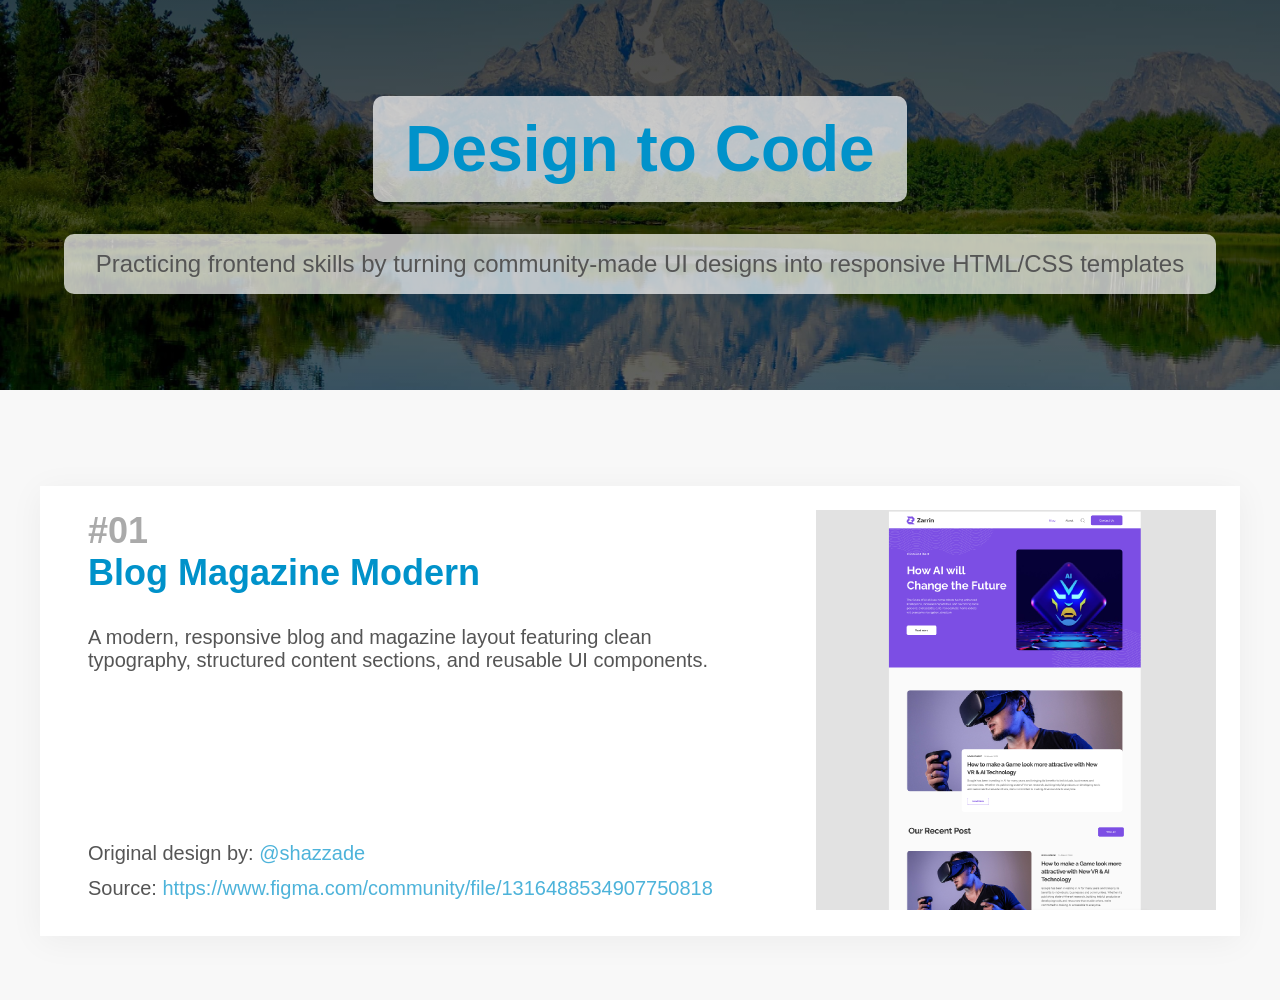
<file: index.html>
<!DOCTYPE html>
<html lang="en">
    <head>
        <meta charset="UTF-8" />
        <meta name="viewport" content="width=device-width, initial-scale=1.0" />
        <title>Design to Code</title>
        <link rel="stylesheet" href="assets/css/main.css" />
        <link rel="stylesheet" href="assets/css/responsive.css" />
    </head>
    <body>
        <header class="header">
            <h1 class="heading-primary background-overlay">Design to Code</h1>
            <p class="description-primary background-overlay">
                Practicing frontend skills by turning community-made UI designs
                into responsive HTML/CSS templates
            </p>
        </header>
        <main class="main">
            <section class="template-section">
                <p class="template-number">#01</p>
                <h2 class="template-header">
                    <a href="templates/01-blog-magazine-modern/">
                        Blog Magazine Modern
                    </a>
                </h2>
                <p class="template-description">
                    A modern, responsive blog and magazine layout featuring
                    clean typography, structured content sections, and reusable
                    UI components.
                </p>
                <p class="template-source">
                    Original design by:
                    <a href="https://www.figma.com/@shazzade" target="_blank">
                        @shazzade
                    </a>
                </p>
                <p class="template-source">
                    Source:
                    <a
                        href="https://www.figma.com/community/file/1316488534907750818"
                        target="_blank"
                    >
                        https://www.figma.com/community/file/1316488534907750818
                    </a>
                </p>
                <div class="template-screenshot">
                    <img
                        src="assets/images/screenshots/01-blog-magazine-modern.png"
                        alt="template screenshot"
                    />
                </div>
            </section>
        </main>
    </body>
</html>
</file>
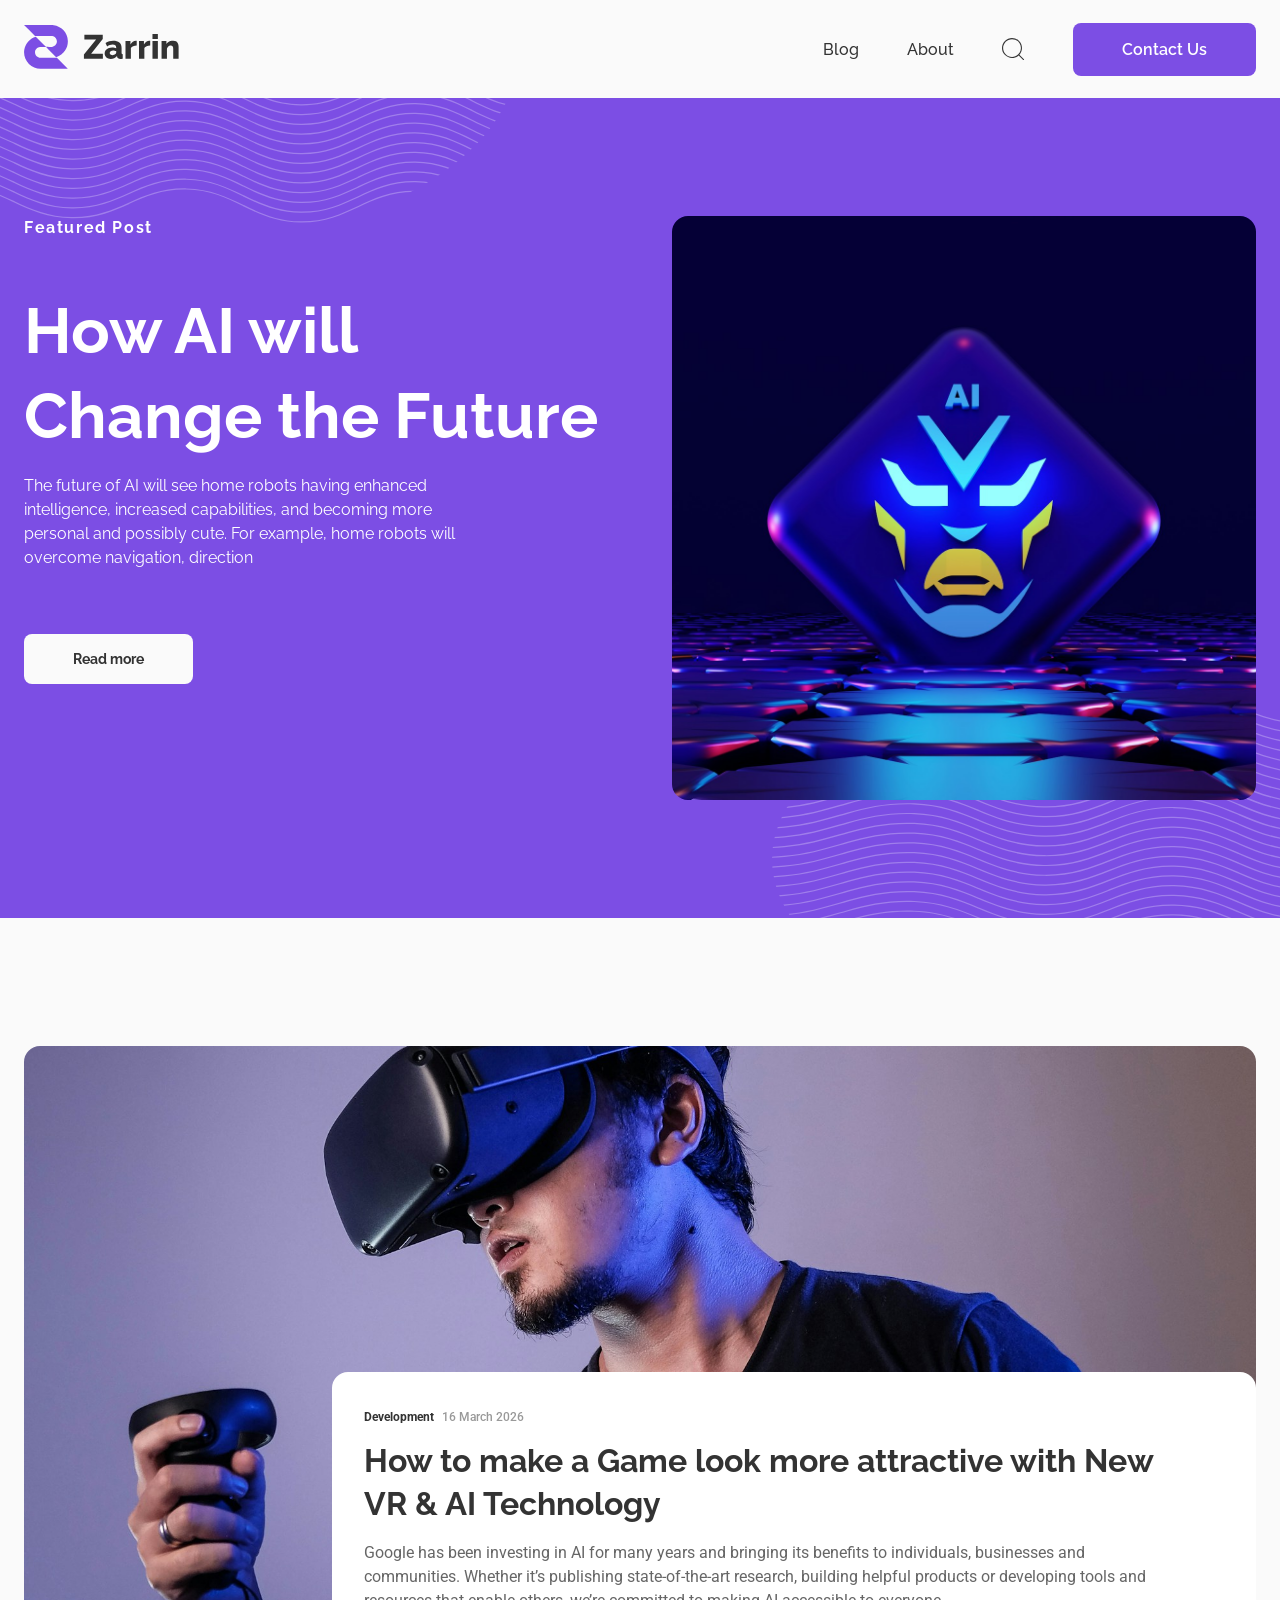
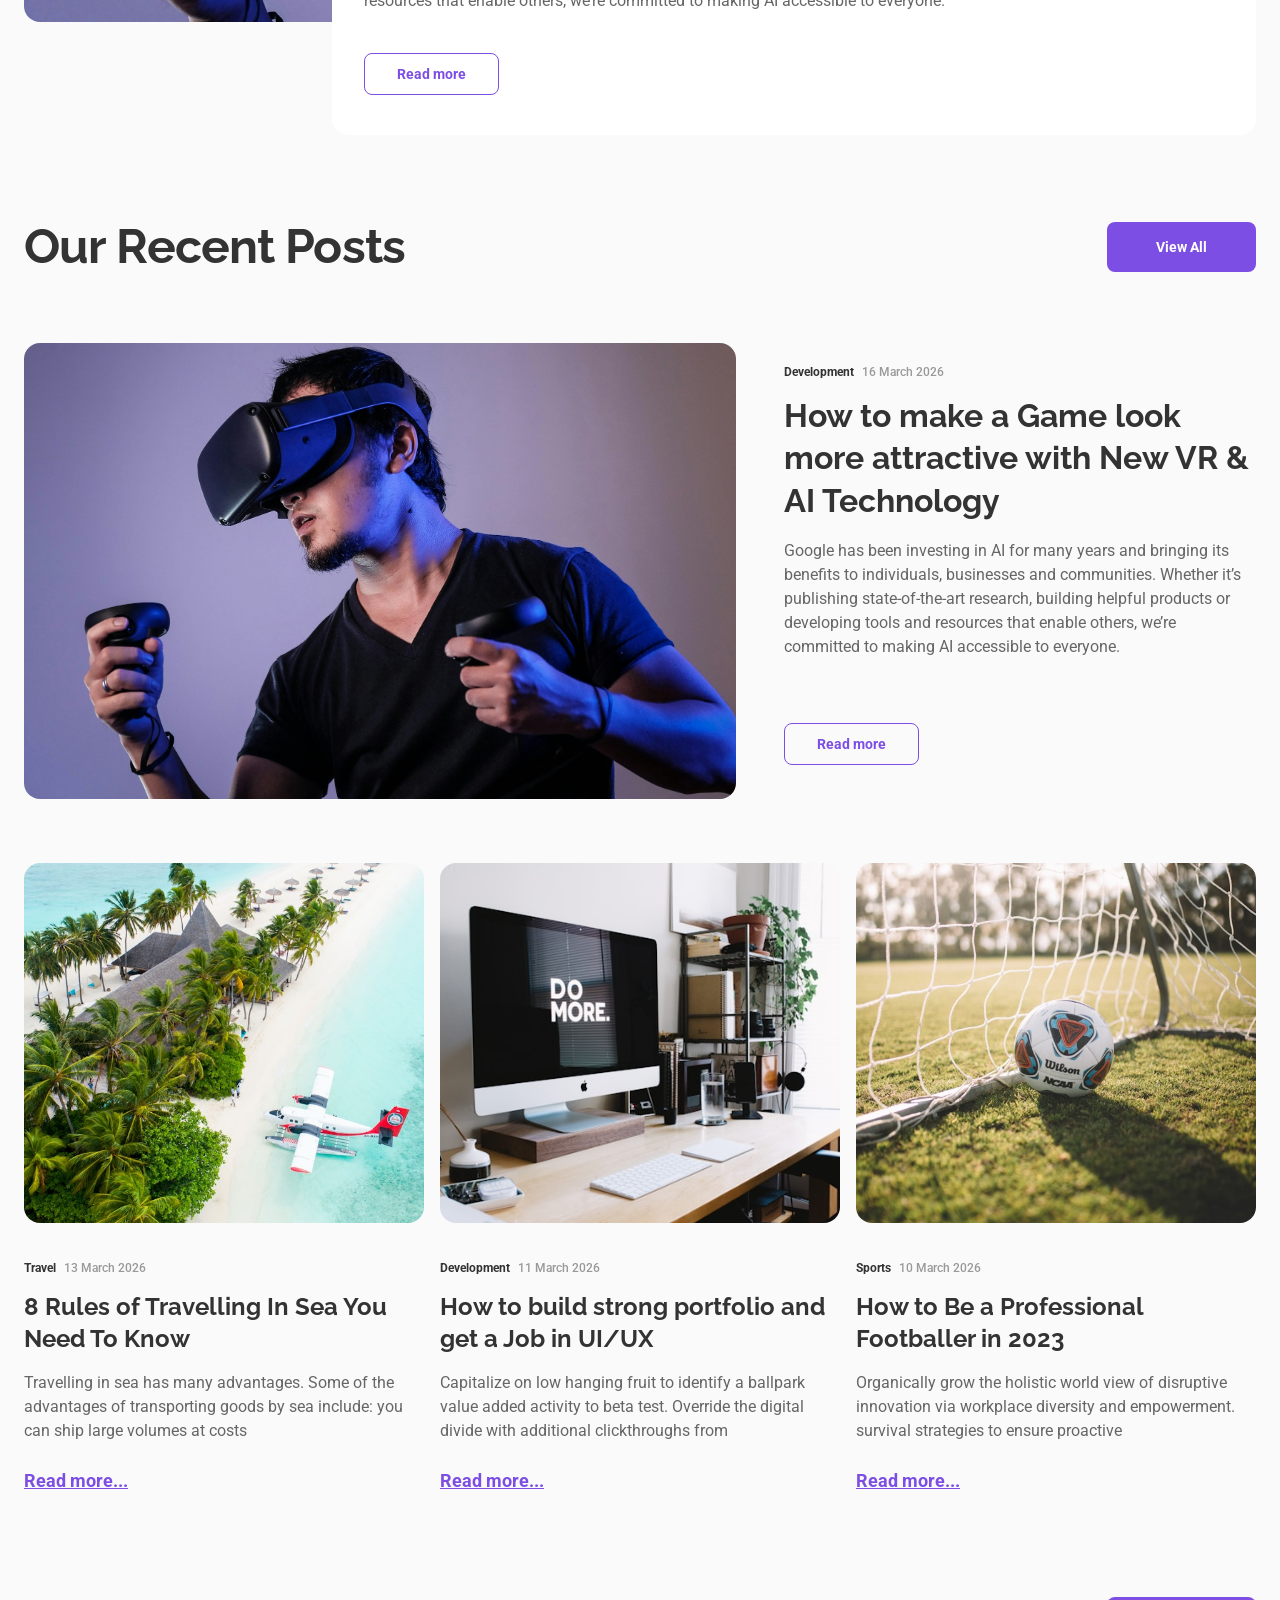
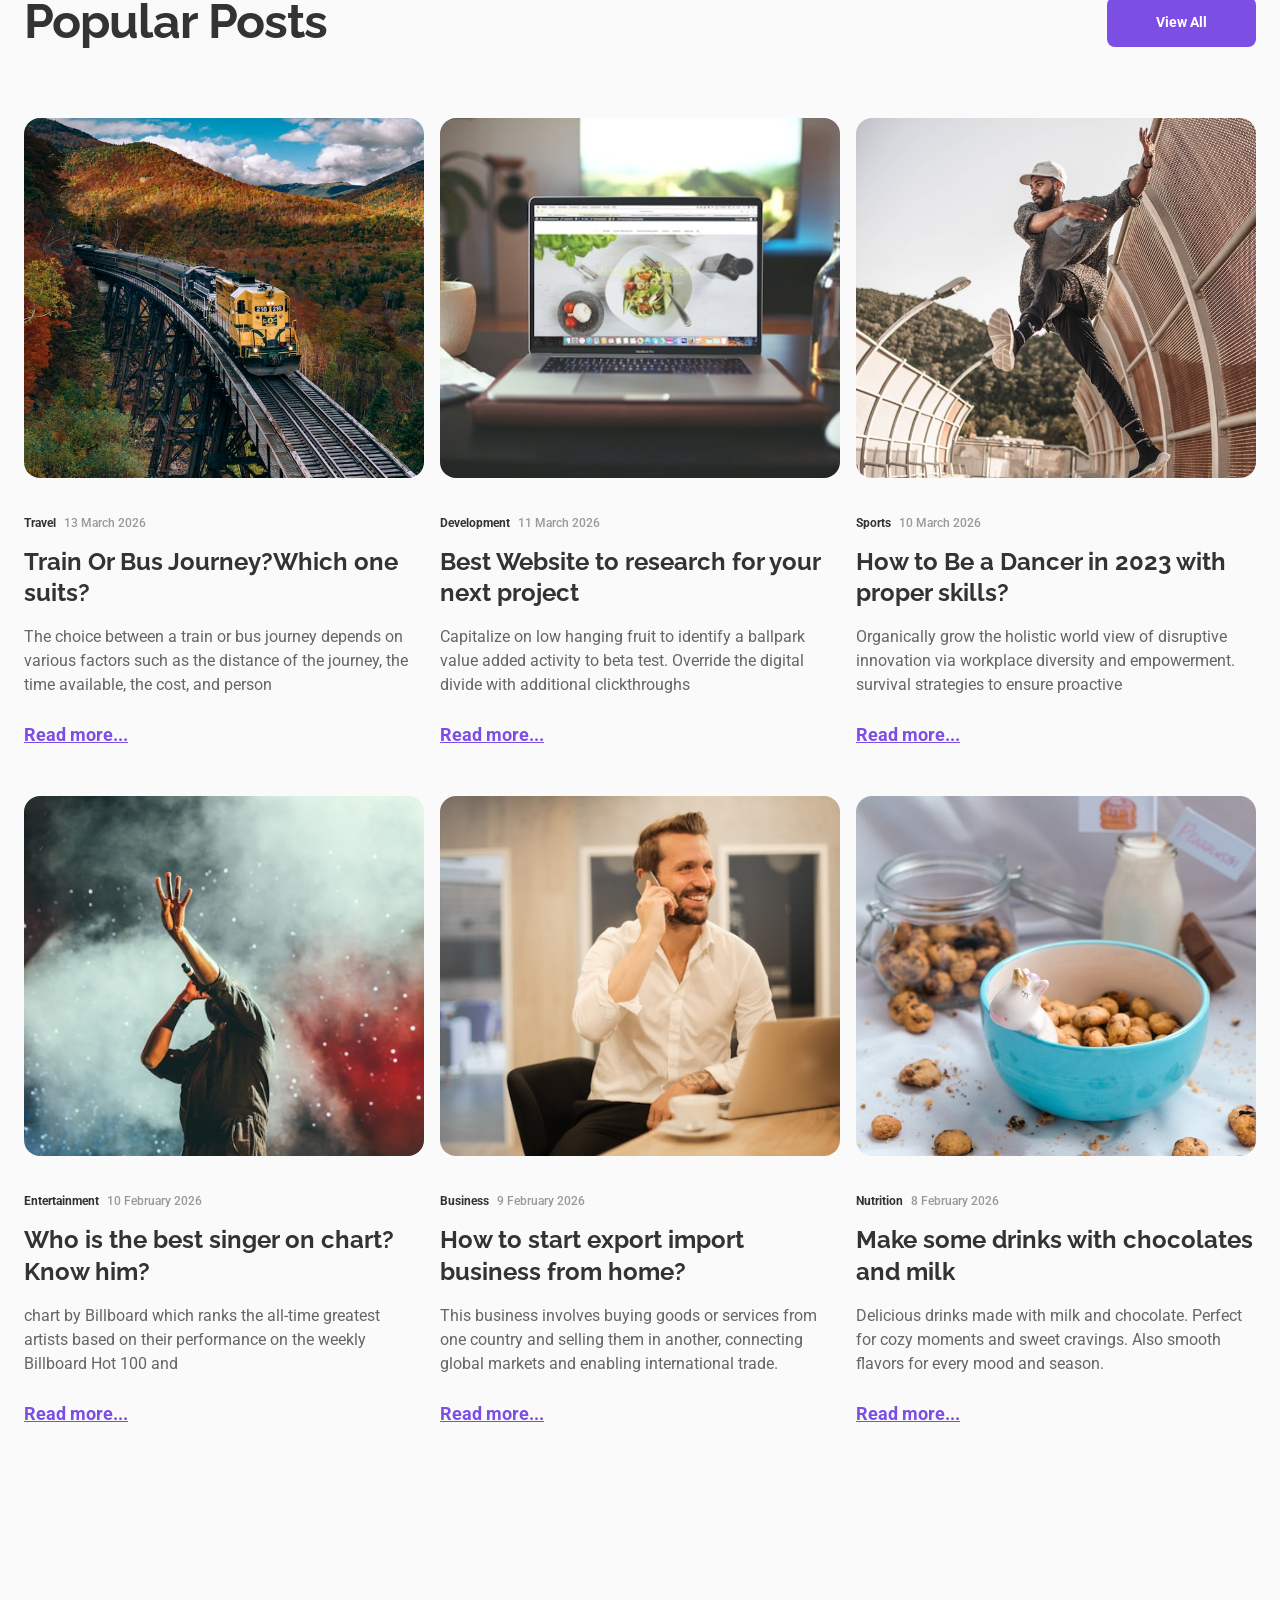
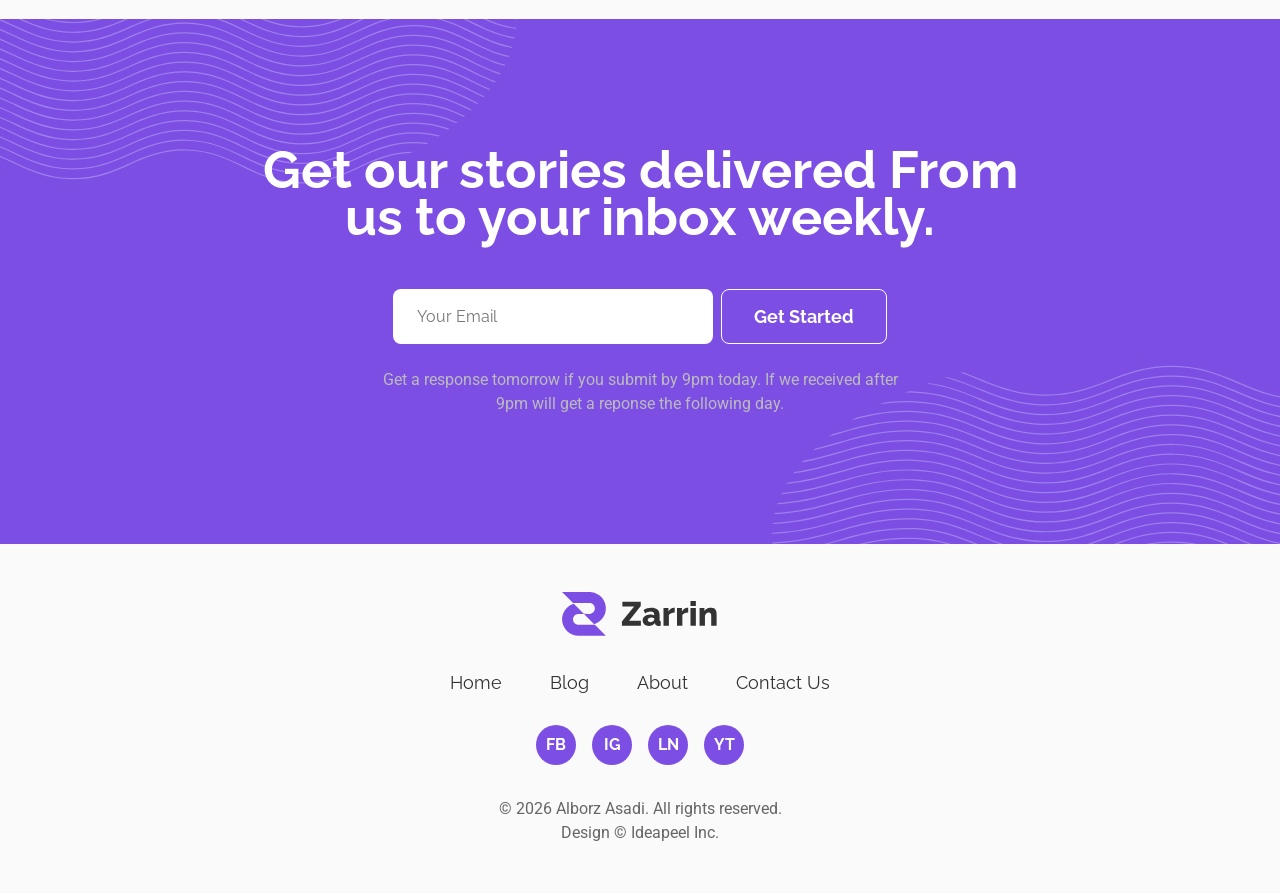
<file: templates/01-blog-magazine-modern/index.html>
<!DOCTYPE html>
<html lang="en">
    <head>
        <meta charset="UTF-8" />
        <meta name="viewport" content="width=device-width, initial-scale=1.0" />
        <title>Document</title>
        <link rel="stylesheet" href="assets/css/main.css" />
    </head>
    <body>
        <header class="header container">
            <a href="#">
                <img src="assets/images/svg/logo.svg" alt="logo" data-svg />
            </a>
            <nav>
                <ul class="main-nav-list">
                    <li><a class="link" href="#">Blog</a></li>
                    <li><a class="link" href="#">About</a></li>
                    <li>
                        <a class="link link--icon" href="#">
                            <img
                                class="icon search-icon"
                                src="assets/images/svg/icon/search-icon.svg"
                                alt="search-icon"
                                data-svg
                            />
                        </a>
                    </li>
                    <li><a class="btn btn--primary" href="#">Contact Us</a></li>
                </ul>
            </nav>
        </header>
        <main>
            <section class="section-hero">
                <div class="hero-container container">
                    <div class="hero-text-box">
                        <p class="hero-label p-sm">Featured Post</p>
                        <h1 class="heading-primary">
                            How AI will Change the Future
                        </h1>
                        <p class="hero-text p-sm">
                            The future of AI will see home robots having
                            enhanced intelligence, increased capabilities, and
                            becoming more personal and possibly cute. For
                            example, home robots will overcome navigation,
                            direction
                        </p>
                        <a class="btn btn--on-primary" href="#"> Read more </a>
                    </div>
                    <div class="hero-img-box">
                        <img
                            alt="AI Concept Image"
                            src="assets/images/content/hero/hero-img.jpg"
                        />
                    </div>
                </div>
            </section>
            <section class="section-highlight container">
                <article class="post">
                    <a href="#" class="post-img">
                        <img
                            src="assets/images/content/post/a-man-playing-vr.jpg"
                            alt="A man playing VR"
                        />
                    </a>
                    <div class="post-content">
                        <span class="post-category">Development</span>
                        <time class="post-date">16 March 2026</time>
                        <h2 class="post-title">
                            <a class="link" href="#">
                                How to make a Game look more attractive with New
                                VR & AI Technology
                            </a>
                        </h2>
                        <p class="post-description p-sm">
                            Google has been investing in AI for many years and
                            bringing its benefits to individuals, businesses and
                            communities. Whether it’s publishing
                            state-of-the-art research, building helpful products
                            or developing tools and resources that enable
                            others, we’re committed to making AI accessible to
                            everyone.
                        </p>
                        <a class="btn btn--outline-primary" href="#">
                            Read more
                        </a>
                    </div>
                </article>
            </section>
            <section class="section-recent container">
                <header class="section-header">
                    <h2 class="section-title">Our Recent Posts</h2>
                    <a class="btn btn--primary" href="#">View All</a>
                </header>
                <article class="post post--recent">
                    <a href="#" class="post-img">
                        <img
                            src="assets/images/content/post/a-man-playing-vr.jpg"
                            alt="A man playing VR"
                        />
                    </a>
                    <div class="post-content">
                        <span class="post-category">Development</span>
                        <time class="post-date">16 March 2026</time>
                        <h3 class="post-title">
                            <a class="link" href="#">
                                How to make a Game look more attractive with New
                                VR & AI Technology
                            </a>
                        </h3>
                        <p class="post-description p-sm">
                            Google has been investing in AI for many years and
                            bringing its benefits to individuals, businesses and
                            communities. Whether it’s publishing
                            state-of-the-art research, building helpful products
                            or developing tools and resources that enable
                            others, we’re committed to making AI accessible to
                            everyone.
                        </p>
                        <a class="btn btn--outline-primary" href="#">
                            Read more
                        </a>
                    </div>
                </article>
                <div class="post-grid">
                    <article class="post">
                        <a href="#" class="post-img">
                            <img
                                src="assets/images/content/post/small-plane-and-beach.jpg"
                                alt="Small plane and beach"
                            />
                        </a>
                        <div class="post-content">
                            <span class="post-category">Travel</span>
                            <time class="post-date">13 March 2026</time>
                            <h3 class="post-title">
                                <a class="link" href="#"
                                    >8 Rules of Travelling In Sea You Need To
                                    Know</a
                                >
                            </h3>
                            <p class="post-description p-sm">
                                Travelling in sea has many advantages. Some of
                                the advantages of transporting goods by sea
                                include: you can ship large volumes at costs
                            </p>
                            <a class="post-read-more" href="#">
                                Read more...
                            </a>
                        </div>
                    </article>
                    <article class="post">
                        <a href="#" class="post-img">
                            <img
                                src="assets/images/content/post/office-desk-setup.jpg"
                                alt="Office desk setup"
                            />
                        </a>
                        <div class="post-content">
                            <span class="post-category">Development</span>
                            <time class="post-date">11 March 2026</time>
                            <h3 class="post-title">
                                <a class="link" href="#">
                                    How to build strong portfolio and get a Job
                                    in UI/UX
                                </a>
                            </h3>
                            <p class="post-description p-sm">
                                Capitalize on low hanging fruit to identify a
                                ballpark value added activity to beta test.
                                Override the digital divide with additional
                                clickthroughs from
                            </p>
                            <a class="post-read-more" href="#">
                                Read more...
                            </a>
                        </div>
                    </article>
                    <article class="post">
                        <a href="#" class="post-img">
                            <img
                                src="assets/images/content/post/white-soccer-ball-beside-net-goal.jpg"
                                alt="White soccer ball beside net goal"
                            />
                        </a>
                        <div class="post-content">
                            <span class="post-category">Sports</span>
                            <time class="post-date">10 March 2026</time>
                            <h3 class="post-title">
                                <a class="link" href="#">
                                    How to Be a Professional Footballer in 2023
                                </a>
                            </h3>
                            <p class="post-description p-sm">
                                Organically grow the holistic world view of
                                disruptive innovation via workplace diversity
                                and empowerment. survival strategies to ensure
                                proactive
                            </p>
                            <a class="post-read-more" href="#">
                                Read more...
                            </a>
                        </div>
                    </article>
                </div>
            </section>
            <section class="section-popular container">
                <header class="section-header">
                    <h2 class="section-title">Popular Posts</h2>
                    <a class="btn btn--primary" href="#">View All</a>
                </header>
                <div class="post-grid">
                    <article class="post">
                        <a href="#" class="post-img">
                            <img
                                src="assets/images/content/post/yellow-train-on-rail-tracks.jpg"
                                alt="Yellow train on rail tracks"
                            />
                        </a>
                        <div class="post-content">
                            <span class="post-category">Travel</span>
                            <time class="post-date">13 March 2026</time>
                            <h3 class="post-title">
                                <a class="link" href="#">
                                    Train Or Bus Journey?Which one suits?
                                </a>
                            </h3>
                            <p class="post-description p-sm">
                                The choice between a train or bus journey
                                depends on various factors such as the distance
                                of the journey, the time available, the cost,
                                and person
                            </p>
                            <a class="post-read-more" href="#">
                                Read more...
                            </a>
                        </div>
                    </article>
                    <article class="post">
                        <a href="#" class="post-img">
                            <img
                                src="assets/images/content/post/macbook-showing-vegetable-dish.jpg"
                                alt="Macbook showing vegetable dish"
                            />
                        </a>
                        <div class="post-content">
                            <span class="post-category">Development</span>
                            <time class="post-date">11 March 2026</time>
                            <h3 class="post-title">
                                <a class="link" href="#">
                                    Best Website to research for your next
                                    project
                                </a>
                            </h3>
                            <p class="post-description p-sm">
                                Capitalize on low hanging fruit to identify a
                                ballpark value added activity to beta test.
                                Override the digital divide with additional
                                clickthroughs
                            </p>
                            <a class="post-read-more" href="#">
                                Read more...
                            </a>
                        </div>
                    </article>
                    <article class="post">
                        <a href="#" class="post-img">
                            <img
                                src="assets/images/content/post/man-jumping-on-railings.jpg"
                                alt="Man jumping on railings"
                            />
                        </a>
                        <div class="post-content">
                            <span class="post-category">Sports</span>
                            <time class="post-date">10 March 2026</time>
                            <h3 class="post-title">
                                <a class="link" href="#">
                                    How to Be a Dancer in 2023 with proper
                                    skills?
                                </a>
                            </h3>
                            <p class="post-description p-sm">
                                Organically grow the holistic world view of
                                disruptive innovation via workplace diversity
                                and empowerment. survival strategies to ensure
                                proactive
                            </p>
                            <a class="post-read-more" href="#">
                                Read more...
                            </a>
                        </div>
                    </article>
                    <article class="post">
                        <a href="#" class="post-img">
                            <img
                                src="assets/images/content/post/man-singing.jpg"
                                alt="Man singing"
                            />
                        </a>
                        <div class="post-content">
                            <span class="post-category">Entertainment</span>
                            <time class="post-date">10 February 2026</time>
                            <h3 class="post-title">
                                <a class="link" href="#">
                                    Who is the best singer on chart?Know him?
                                </a>
                            </h3>
                            <p class="post-description p-sm">
                                chart by Billboard which ranks the all-time
                                greatest artists based on their performance on
                                the weekly Billboard Hot 100 and
                            </p>
                            <a class="post-read-more" href="#">
                                Read more...
                            </a>
                        </div>
                    </article>
                    <article class="post">
                        <a href="#" class="post-img">
                            <img
                                src="assets/images/content/post/man-using-smartphone-on-chair.jpg"
                                alt="Man using smartphone on chair"
                            />
                        </a>
                        <div class="post-content">
                            <span class="post-category">Business</span>
                            <time class="post-date">9 February 2026</time>
                            <h3 class="post-title">
                                <a class="link" href="#">
                                    How to start export import business from
                                    home?
                                </a>
                            </h3>
                            <p class="post-description p-sm">
                                This business involves buying goods or services
                                from one country and selling them in another,
                                connecting global markets and enabling
                                international trade.
                            </p>
                            <a class="post-read-more" href="#">
                                Read more...
                            </a>
                        </div>
                    </article>
                    <article class="post">
                        <a href="#" class="post-img">
                            <img
                                src="assets/images/content/post/milk-and-chocolate.jpg"
                                alt="Milk and chocolate"
                            />
                        </a>
                        <div class="post-content">
                            <span class="post-category">Nutrition</span>
                            <time class="post-date">8 February 2026</time>
                            <h3 class="post-title">
                                <a class="link" href="#">
                                    Make some drinks with chocolates and milk
                                </a>
                            </h3>
                            <p class="post-description p-sm">
                                Delicious drinks made with milk and chocolate.
                                Perfect for cozy moments and sweet cravings.
                                Also smooth flavors for every mood and season.
                            </p>
                            <a class="post-read-more" href="#">
                                Read more...
                            </a>
                        </div>
                    </article>
                </div>
            </section>
            <section class="section-cta">
                <h2 class="cta-heading">
                    Get our stories delivered From us to your inbox weekly.
                </h2>
                <form class="form-signup">
                    <input
                        type="email"
                        class="form-signup-input"
                        name="email"
                        placeholder="Your Email"
                        required
                    />
                    <button
                        type="submit"
                        class="btn btn--outline-on-primary form-signup-btn"
                    >
                        Get Started
                    </button>
                </form>
                <p class="p-sm cta-text">
                    Get a response tomorrow if you submit by 9pm today. If we
                    received after 9pm will get a reponse the following day.
                </p>
            </section>
        </main>
        <footer class="footer container">
            <a href="#" class="footer-logo">
                <img src="assets/images/svg/logo.svg" alt="logo" data-svg />
            </a>
            <nav class="footer-nav footer-nav--internal">
                <ul class="footer-nav-list">
                    <li><a class="link" href="#">Home</a></li>
                    <li><a class="link" href="#">Blog</a></li>
                    <li><a class="link" href="#">About</a></li>
                    <li><a class="link" href="#">Contact Us</a></li>
                </ul>
            </nav>
            <nav class="footer-nav footer-nav--external">
                <ul class="footer-nav-list">
                    <li><a class="btn btn--primary" href="#">FB</a></li>
                    <li><a class="btn btn--primary" href="#">IG</a></li>
                    <li><a class="btn btn--primary" href="#">LN</a></li>
                    <li><a class="btn btn--primary" href="#">YT</a></li>
                </ul>
            </nav>
            <p class="p-sm">&copy; 2026 Alborz Asadi. All rights reserved.</p>
            <p class="p-sm">Design &copy; Ideapeel Inc.</p>
        </footer>
        <script src="assets/js/main.js"></script>
    </body>
</html>
</file>
<file: assets/css/main.css>
/*

--- 01 TYPOGRAPHY SYSTEM

- Font sizes (px)
10 / 12 / 14 / 16 / 18 / 20 / 24 / 30 / 36 / 44 / 52 / 62 / 74 / 86 / 98

--- 02 WHITESPACE

- Spacing system (px)
2 / 4 / 8 / 12 / 16 / 24 / 32 / 48 / 64 / 80 / 96 / 128

*/

/**************************/
/* GENERAL */
/**************************/

* {
    padding: 0;
    margin: 0;
    box-sizing: border-box;
}

html {
    /* COLOR SYSTEM */
    --primary-color: #0092ca;
    --primary-color-shade-30: #4db3da;
    --text-color: #555;
    /* --background-color: #ececec; */
    --background-color: #f8f8f8;

    --border-radius: 1rem;
    --box-shadow: 0 0.5rem 3.2rem rgba(0, 0, 0, 0.05);

    font-size: 62.5%;
}

body {
    background-color: var(--background-color);
    font-family: sans-serif;
    color: var(--text-color);
}

a,
a:link,
a:visited {
    text-decoration: none;
    color: inherit;
}

a:hover {
    text-decoration: underline;
}

/**************************/
/* COMPONENTS */
/**************************/

/**************************/
/* HEADER */
/**************************/

.header {
    padding: 9.6rem 0;
    text-align: center;
    margin-bottom: 9.6rem;

    background-image: linear-gradient(rgba(0, 0, 0, 0.7), rgba(0, 0, 0, 0.6)),
        url("../images/content/01-main-page-background.jpg");
    background-size: cover;
    background-position: center;

    display: flex;
    flex-direction: column;
    justify-content: center;
    align-items: center;
    gap: 3.2rem;
}

.heading-primary {
    color: var(--primary-color);
    /* color: #fff; */
    font-size: 6.4rem;
}

.description-primary {
    font-size: 2.4rem;
    /* color: #A8F1FF; */
}

.background-overlay {
    background-color: rgba(255, 255, 255, 0.7);
    padding: 1.6rem 3.2rem;
    border-radius: var(--border-radius);
    /* backdrop-filter: blur(2px); */
}

/**************************/
/* MAIN */
/**************************/

.main {
    padding: 0 4rem;
}

.template-section {
    margin: 0 auto;
    padding: 2.4rem;
    padding-left: 4.8rem;
    max-width: 140rem;
    background-color: #fff;
    /* border-radius: var(--border-radius); */
    box-shadow: var(--box-shadow);

    margin-bottom: 6.4rem;

    display: grid;
    grid-template-columns: 1fr minmax(auto, 40rem);
    grid-template-rows: auto auto 1fr auto auto;
    column-gap: 9.6rem;
}

.template-number {
    font-size: 3.6rem;
    font-weight: bold;
    color: #aaa;
}

.template-header {
    font-size: 3.6rem;
    color: var(--primary-color);
    margin-bottom: 3.2rem;
}

.template-description {
    font-size: 2rem;
    margin-bottom: 4.8rem;
}

/* original img size 800*800 */
.template-screenshot {
    /* border-radius: var(--border-radius); */
    grid-row: 1 / -1;
    grid-column: 2 / 3;
    align-self: start;
}

.template-screenshot img {
    max-width: 100%;
    aspect-ratio: 1;
}

.template-source {
    font-size: 2rem;
    margin-bottom: 1.2rem;
    overflow: hidden;
    text-overflow: ellipsis;
}

.template-source a {
    color: var(--primary-color-shade-30);
}
</file>
<file: assets/css/responsive.css>
/* @media(max-width: 148em) {
    .main {
        padding: 0 4rem;
    }
} */

/* 16 * 75em = 1200px */
@media (max-width: 75em) {
    html {
        font-size: 56.25%;
    }

    .heading-primary {
        font-size: 4.8rem;
    }

    .description-primary {
        font-size: 2rem;
    }

    .template-section {
        column-gap: 4.8rem;
    }
}

/* 16 * 62.5em = 1000px */
@media (max-width: 62.5em) {
    .template-section {
        grid-template-columns: 1.5fr 1fr;
        column-gap: 2.4rem;
    }

    .description-primary {
        /* same as main padding */
        margin-left: 4rem;
        margin-right: 4rem;
    }

    .template-screenshot {
        grid-row: 1 / -3;
        margin-bottom: 2.4rem;
        /* align-self: center; */
    }

    .template-source {
        grid-column: 1 / -1;
    }
}

/* 16 * 48em = 768px */
@media (max-width: 48em) {
    html {
        font-size: 50%;
    }

    .template-section {
        grid-template-columns: auto 1fr;
        grid-template-rows: repeat(5, auto);
    }

    .template-number {
        grid-row: 1;
        grid-column: 1;
    }

    .template-header {
        grid-row: 1;
        grid-column: 2;
    }

    .template-screenshot {
        grid-column: 1 / -1;
        grid-row: 2;
        max-width: 40rem;
        justify-self: center;
        margin-bottom: 3.2rem;
    }

    .template-description, .template-source {
        grid-column: 1 / -1;
    }

    .template-description {
        margin-bottom: 6.4rem;
    }
}

/* 16 * 26.75em = 428px */
@media (max-width: 26.75em) {
    body {
        background-color: #fff;
    }

    .header {
        min-height: 41.5rem;
        padding: 0;
        justify-content: space-between;
        align-items: stretch;
        gap: 0;
    }

    .heading-primary, .description-primary {
        border-radius: 0;
        margin: 0;
    }

    .main {
        padding: 0;
    }

    .template-section {
        box-shadow: none;
        grid-template-columns: auto;
        grid-template-rows: repeat(6, auto);
        border-bottom: 1px solid #eee;
        padding: 2.4rem;
    }

    .template-header {
        grid-row: 2;
        grid-column: 1;
    }

    .template-screenshot {
        grid-row: 3;
        max-width: 100%;
    }
}
</file>
<file: templates/01-blog-magazine-modern/assets/css/main.css>
/*************************/
/* GENERAL */
/*************************/

@font-face {
    font-family: "Raleway";
    src: url("/assets/fonts/Raleway/Raleway-VariableFont_wght.woff2")
        format("woff2");
    font-weight: 100 900;
    font-style: normal;
    font-display: swap;
}

@font-face {
    font-family: "Raleway";
    src: url("/assets/fonts/Raleway/Raleway-Italic-VariableFont_wght.woff2")
        format("woff2");
    font-weight: 100 900;
    font-style: italic;
    font-display: swap;
}

@font-face {
    font-family: "Roboto";
    src: url("/assets/fonts/Roboto/Roboto-VariableFont_wdth-wght.woff2")
        format("woff2");
    font-weight: 100 900;
    font-style: normal;
    font-display: swap;
}

@font-face {
    font-family: "Roboto";
    src: url("/assets/fonts/Roboto/Roboto-Italic-VariableFont_wdth-wght.woff2")
        format("woff2");
    font-weight: 100 900;
    font-style: italic;
    font-display: swap;
}

* {
    padding: 0;
    margin: 0;
    box-sizing: border-box;
}

html {
    font-size: 62.5%; /* 10px */

    /* COLOR TOKENS */
    --color-black: #000;
    --color-white: #fff;
    --color-gray-100: #150e06;
    --color-gray-300: #333;
    --color-gray-600: #666;
    --color-gray-900: #999;
    --color-gray-1100: #bbb;
    --color-gray-1300: #ddd;
    --color-gray-1400: #fafafa;
    --color-primary: #7c4ee4;
    --color-primary-shade-10: #7046cd;
    --color-primary-shade-20: #633eb6;
    --color-primary-shade-30: #5737a0;
    --color-primary-tint-30: #a383ec;

    /* SEMANTIC COLOR VARIABLES */
    --color-accent-primary: var(--color-primary);
    --color-accent-primary-hover: var(--color-primary-shade-30);
    --color-accent-on-primary-focus: var(--color-primary-tint-30);
    --color-surface-page: var(--color-gray-1400);
    --color-surface-page-hover: var(--color-gray-1300);
    --color-surface-primary: var(--color-primary);
    --color-text-primary: var(--color-gray-300);
    --color-text-secondary: var(--color-gray-600);
    --color-text-tertiary: var(--color-gray-900);
    --color-text-on-primary: var(--color-white);
    --color-text-on-primary-muted: var(--color-gray-1100);

    /* TYPOGRAPHY TOKENS */
    --font-size-25: 1.2rem;
    --font-size-50: 1.4rem;
    --font-size-100: 1.6rem;
    --font-size-200: 1.8rem;
    --font-size-300: 2.4rem;
    --font-size-400: 2.6rem;
    --font-size-500: 3.2rem;
    --font-size-600: 4.8rem;
    --font-size-700: 5.2rem;
    --font-size-800: 6.4rem;
    --font-weight-regular: 400;
    --font-weight-medium: 500;
    --font-weight-semibold: 600;
    --font-weight-bold: 700;
    --line-height-1: 0.9;
    --line-height-2: 1.33;
    --line-height-3: 1.5;

    /* SEMANTIC TYPOGRAPHY VARIABLES */
    --font-family-heading: "Raleway", sans-serif;
    --font-family-body: "Roboto", sans-serif;

    /* SPACING TOKENS */
    --space-0: 0;
    --space-1: 0.4rem;
    --space-2: 0.8rem;
    --space-3: 1.2rem;
    --space-4: 1.6rem;
    --space-5: 2.4rem;
    --space-6: 3.2rem;
    --space-7: 4rem;
    --space-8: 4.8rem;
    --space-9: 6.4rem;
    --space-10: 8rem;
    --space-11: 9.6rem;
    --space-12: 11.8rem;
    --space-13: 12.8rem;
    --space-14: 16rem;
    --space-15: 19.2rem;

    /* BORDER RADIUS TOKENS */
    --radius-0: 0;
    --radius-1: 2px;
    --radius-2: 4px;
    --radius-3: 8px;
    --radius-4: 12px;
    --radius-5: 16px;
    --radius-6: 24px;
    --radius-full: 9999px;

    /* SEMANTIC BORDER RADIUS VARIABLES */
    --broder-radius-button: var(--radius-3);
    --border-radius-input: var(--radius-3);
    --broder-radius-img: var(--radius-5);
    --border-radius-box: var(--radius-5);

    /* OTHER TOKENS */
    --transition-dealy: 0.2s;
    --transition-delay-img: 0.4s;

    /* OTHER SEMANTICS */
    --container-max-width: 123.2rem;
    --transition-primary: all var(--transition-dealy);
    --transition-img: all var(--transition-delay-img);
    --outline-width: var(--space-1);
    --outline-on-primary: var(--outline-width) solid var(--color-accent-on-primary-focus);
}

body {
    /* default if not styled */
    font-size: var(--font-size-200);
    font-family: var(--font-family-body);
    color: var(--color-text-primary);

    background-color: var(--color-surface-page);
}

/* TYPOGRAPHY - HEADING */
h1,
h2,
h3,
h4,
h5,
h6 {
    font-family: var(--font-family-heading);
    font-weight: var(--font-weight-bold);
    line-height: var(--line-height-2);
    color: var(--color-text-primary);
}
h1 {
    font-size: var(--font-size-800);
}
h2 {
    font-size: var(--font-size-600);
}
h3 {
    font-size: var(--font-size-500);
}
h4 {
    font-size: var(--font-size-400);
}
h5 {
    font-size: var(--font-size-300);
}
h6 {
    font-size: var(--font-size-200);
}
/* TYPOGRAPHY - PARAGRAPH */
p {
    font-family: var(--font-family-body);
    font-weight: var(--font-weight-regular);
}
.p-md {
    font-size: var(--font-size-200);
    line-height: var(--line-height-2);
}
.p-sm {
    font-size: var(--font-size-100);
    line-height: var(--line-height-3);
    color: var(--color-text-secondary);
}

/*************************/
/* SHARED COMPONENTS */
/*************************/

.container {
    max-width: var(--container-max-width);
    margin: auto;
}

svg.icon,
svg.icon * {
    /* use inherited color if not set directly */
    fill: currentColor;
}

/* link style reset */
a,
a:link,
a:visited {
    text-decoration: none;
    transition: var(--transition-primary);
}

/* default link style */
.link:link,
.link:visited {
    color: var(--color-text-primary);
}

.link:hover,
.link:active {
    color: var(--color-accent-primary);
}

/* default link but has icon */
.link--icon {
    display: flex; /* eliminate space created by line height */
    align-items: center; /* if the link with icon has text */
    justify-content: center;
}

.btn {
    display: inline-flex;
    justify-content: center;
    align-items: center;
    border: 1px solid transparent; /* maintain box size on state change */

    /* for <button> tag */
    cursor: pointer;
    font-family: inherit;

    transition: var(--transition-primary);

    padding: var(--space-4) var(--space-8);
    border-radius: var(--broder-radius-button);

    font-weight: var(--font-weight-bold);
    font-size: var(--font-size-50);
}

.btn--primary {
    background-color: var(--color-accent-primary);
    color: var(--color-text-on-primary);
}

.btn--primary:hover {
    background-color: var(--color-accent-primary-hover);
}

.btn--on-primary {
    color: var(--color-text-primary);
    background-color: var(--color-surface-page);
}

.btn--on-primary:hover {
    background-color: var(--color-surface-page-hover);
}

.btn--outline-primary {
    background-color: transparent; /* if element is <button> we need this rule */
    color: var(--color-accent-primary);
    border-color: var(--color-accent-primary);
}

.btn--outline-primary:hover {
    color: var(--color-text-on-primary);
    background-color: var(--color-accent-primary);
}

.btn--outline-on-primary {
    background-color: transparent;
    color: var(--color-text-on-primary);
    border-color: currentColor;
}

.btn--outline-on-primary:hover {
    background-color: var(--color-white);
    color: var(--color-accent-primary);
    border-color: var(--color-white);
}

input {
    border: none;
    border-radius: var(--border-radius-input);
    font-size: var(--font-size-100);
    padding: var(--space-4) var(--space-5);
    font-family: inherit;
}

/*************************/
/* HEADER */
/*************************/

.header {
    display: flex;
    justify-content: space-between;
    align-items: center;
    height: 9.8rem;
    /* override default body font */
    font-family: var(--font-family-heading);
}

.main-nav-list {
    display: flex;
    align-items: center;
    list-style: none;
    gap: var(--space-8);

    font-size: var(--font-size-100);
    font-weight: var(--font-weight-medium);
}

.main-nav-list .btn {
    font-weight: var(--font-weight-semibold);
    font-size: inherit;
}

/*************************/
/* HERO */
/*************************/

.section-hero {
    /* TODO: apply 118px */
    background-image: url("../images/svg/hero-bg-pattern-top.svg"),
        url("../images/svg/hero-bg-pattern-bottom.svg");
    background-repeat: no-repeat;
    background-position: -84px -120px, right -269px bottom -130px;
    background-color: var(--color-surface-primary);

    padding: var(--space-12) 0;
    color: var(--color-text-on-primary);
    font-family: var(--font-family-heading);
    margin-bottom: var(--space-13);
}

.heading-primary {
    color: inherit;
}

.section-hero p,
.section-hero .p-sm {
    /* override default paragraph font */
    font-family: var(--font-family-heading);
    color: inherit;
}

.hero-container {
    display: grid;
    grid-template-columns: 1fr 1fr;
    gap: var(--space-9);
}

.hero-label {
    font-weight: var(--font-weight-bold);
    letter-spacing: 0.16rem;
    margin-bottom: var(--space-8);
}

.heading-primary {
    margin-bottom: var(--space-4);
}

.hero-text {
    margin-bottom: var(--space-9);
    max-width: 75%;
}

.hero-img-box {
    border-radius: var(--broder-radius-img);
    overflow: hidden;
}

.hero-img-box img {
    display: block; /* eliminate sapce inside grid cell */
    width: 100%;
    aspect-ratio: 1;
    object-fit: cover;
}

/*************************/
/* POST COMPONENT GENERAL STYLES */
/*************************/

.post-grid {
    display: grid;
    grid-template-columns: repeat(3, 1fr);
    column-gap: var(--space-4);
    row-gap: var(--space-8);
}

.post-img {
    display: block;
    border-radius: var(--broder-radius-img);
    overflow: hidden;
}

.post-grid .post-img {
    height: 36rem;

    margin-bottom: var(--space-6);
}

.post-img img {
    width: 100%;
    height: 100%;
    object-fit: cover;
    transition: var(--transition-img);
}

.post-img img:hover {
    transform: scale(1.1);
}

.post-category,
.post-date {
    display: inline-block; /* apply margins */
    font-size: var(--font-size-25);
}

.post-category {
    font-weight: var(--font-weight-bold);
    color: var(--color-text-primary);
    margin-right: var(--space-1);

    margin-bottom: var(--space-4);
}

.post-date {
    font-weight: var(--font-weight-medium);
    color: var(--color-text-tertiary);
}

.post-title {
    font-size: var(--font-size-300);

    margin-bottom: var(--space-4);
}

.post-title:hover {
    color: var(--color-accent-primary-hover);
    cursor: pointer;
}

.post-title .link {
    color: inherit;
}

.post-description {
    margin-bottom: var(--space-5);
}

.post-read-more:link,
.post-read-more:visited {
    color: var(--color-accent-primary);
    font-weight: var(--font-weight-bold);
    line-height: var(--line-height-3);
    text-decoration: underline;
}

.post-read-more:hover,
.post-read-more:active {
    color: var(--color-accent-primary-hover);
}

/*************************/
/* HIGHLIGHTED POST */
/*************************/

.section-highlight {
    margin-bottom: var(--space-10);
}

.section-highlight .post-img {
    height: 57.6rem;
}

.section-highlight .post-content {
    width: 75%;
    margin-left: auto; /* align to right */

    /* transform: translateY(-60%); */
    /* by default text moves top and background moves below the post image */
    position: relative; /* remove the line to see the effect */
    margin-top: -25rem;

    padding: var(--space-6);
    padding-bottom: var(--space-7);
    padding-right: var(--space-11);
    border-radius: var(--border-radius-box);
    background-color: var(--color-white);
}

.section-highlight .post-description {
    margin-bottom: var(--space-7);
}

/*************************/
/* RECENT POST & HIGHLIGHTED POST */
/*************************/

.section-highlight .post-title,
.post--recent .post-title {
    font-size: var(--font-size-500);
}

.section-highlight .btn,
.post--recent .btn {
    padding: var(--space-3) var(--space-6);
}

/*************************/
/* RECENT POST & POPULAR POST */
/*************************/

.section-header {
    display: flex;
    justify-content: space-between;
    align-items: center;
    margin-bottom: var(--space-9);
}

.section-title {
    letter-spacing: -0.088rem;
}

/*************************/
/* RECENT POST */
/*************************/
.section-recent {
    margin-bottom: var(--space-11);
}

.post--recent {
    display: grid;
    grid-template-columns: 1.37fr 1fr;
    /* gap: var(--space-9); */

    margin-bottom: var(--space-9);
}

.post--recent .post-img {
    height: 45.6rem;
}

.post--recent .post-content {
    padding-top: var(--space-4);
    padding-left: var(--space-8);
}

.post--recent .post-description {
    margin-bottom: var(--space-9);
}

/*************************/
/* POPULAR POST */
/*************************/

.section-popular {
    margin-bottom: var(--space-15);
}

/*************************/
/* CALL TO ACTION */
/*************************/

.section-cta {
    background-image: url("../images/svg/hero-bg-pattern-top.svg"),
        url("../images/svg/hero-bg-pattern-bottom.svg");
    background-repeat: no-repeat;
    background-position: -84px -80px, right -269px bottom -180px;
    background-color: var(--color-surface-primary);

    padding: var(--space-13) 0;

    color: var(--color-text-on-primary);
    font-family: var(--font-family-heading);
    text-align: center;
}

.cta-heading {
    color: inherit;
    font-size: var(--font-size-700);
    line-height: var(--line-height-1);
    max-width: 76.8rem;

    margin: auto;
    margin-bottom: var(--space-8);
}

.form-signup {
    display: flex;
    /* align-items: center; */
    justify-content: center;
    gap: var(--space-2);

    margin-bottom: var(--space-5);
}

.form-signup-input {
    width: 32rem;
}

.form-signup-input:focus {
    outline: var(--outline-on-primary);
}

.form-signup-btn {
    padding: var(--space-4) var(--space-6);
    font-size: var(--font-size-200);
}

.form-signup-btn:focus {
    outline: var(--outline-on-primary);
}

.cta-text {
    color: var(--color-text-on-primary-muted);
    max-width: 55rem;
    margin: auto;
}

/*************************/
/* FOOTER */
/*************************/

.footer {
    text-align: center;
    padding: var(--space-8) 0;
    font-family: var(--font-family-heading);
}

.footer-logo {
    display: inline-block; /* to apply margin */
    margin-bottom: var(--space-6);
}

.footer-nav {
    margin-bottom: var(--space-6);
}

.footer-nav-list {
    display: flex;
    justify-content: center;
    align-items: center;

    list-style: none;
}

.footer-nav--internal .footer-nav-list {
    gap: var(--space-8);
}

.footer-nav--external .footer-nav-list {
    gap: var(--space-4);
}

.footer-nav--external .btn {
    width: var(--space-7);
    height: var(--space-7);
    border-radius: 50%;
    padding: 0;
    font-size: var(--font-size-100);
}
</file>
